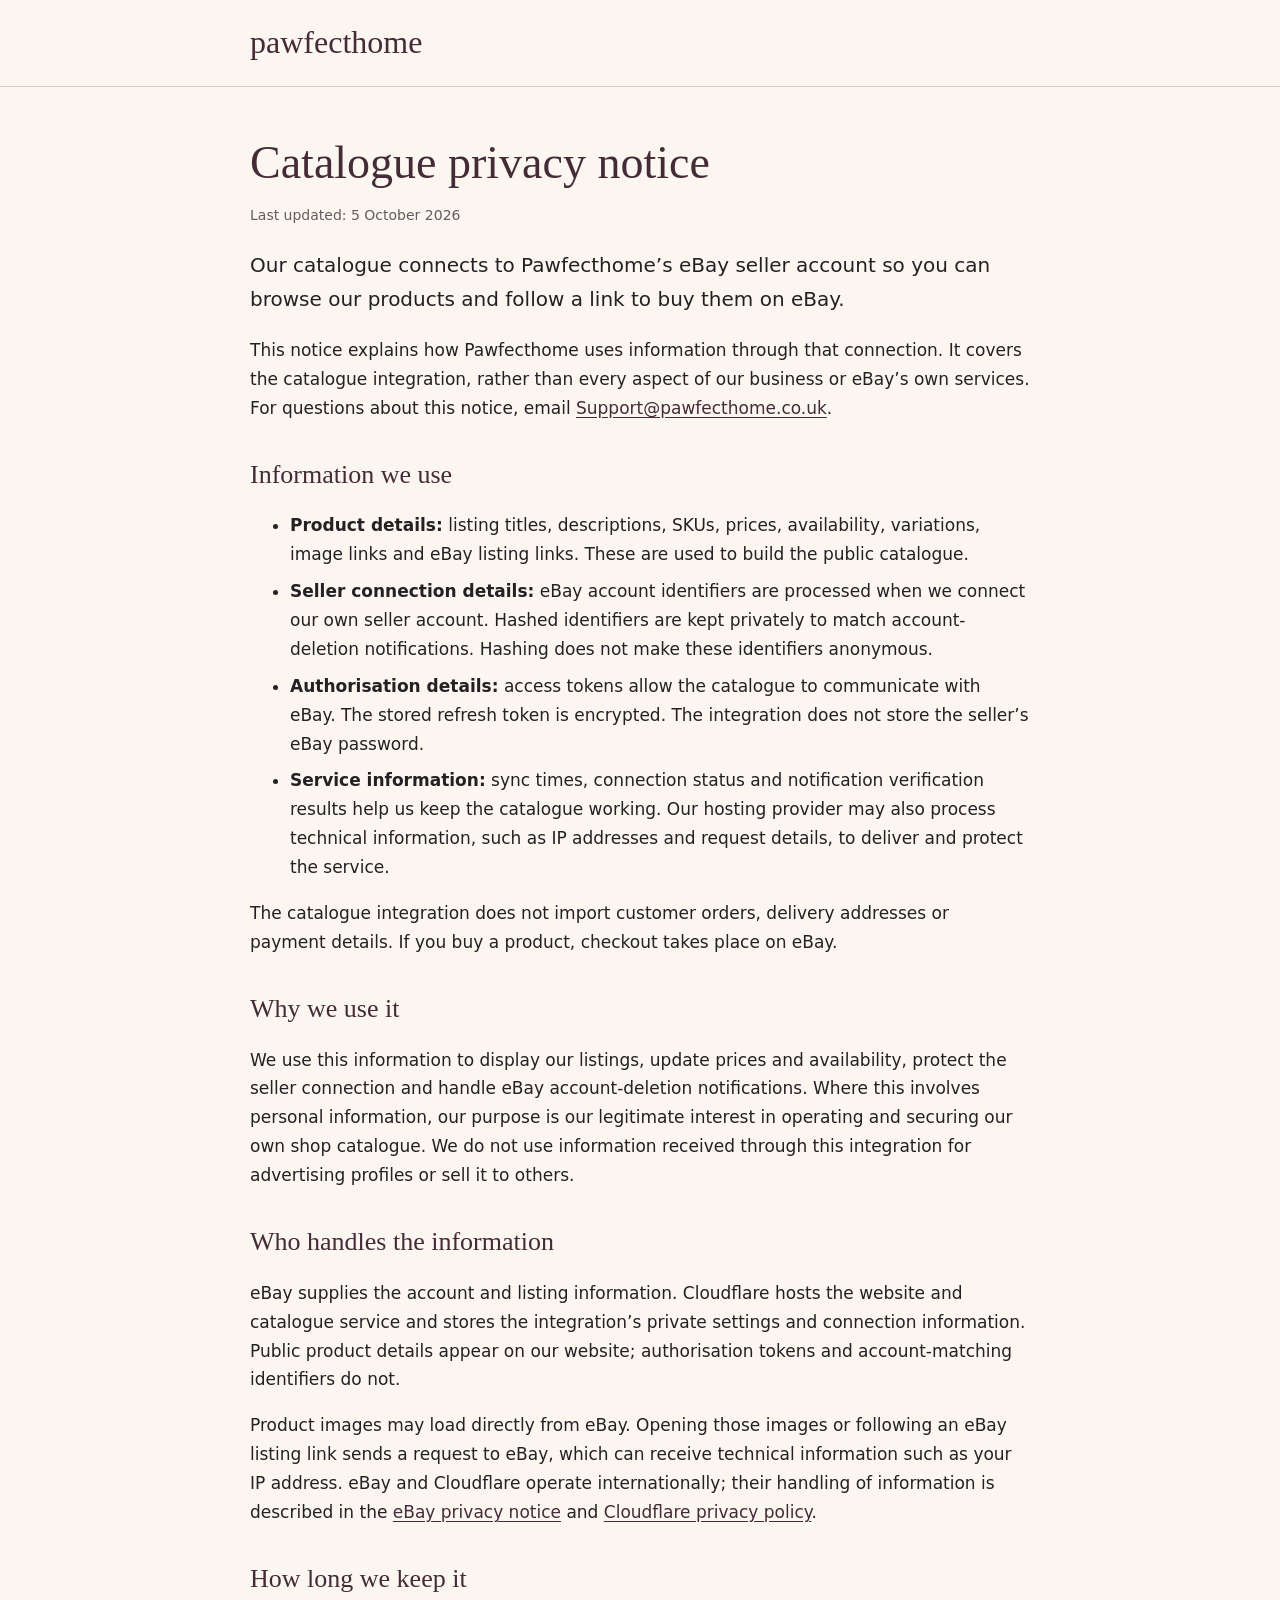
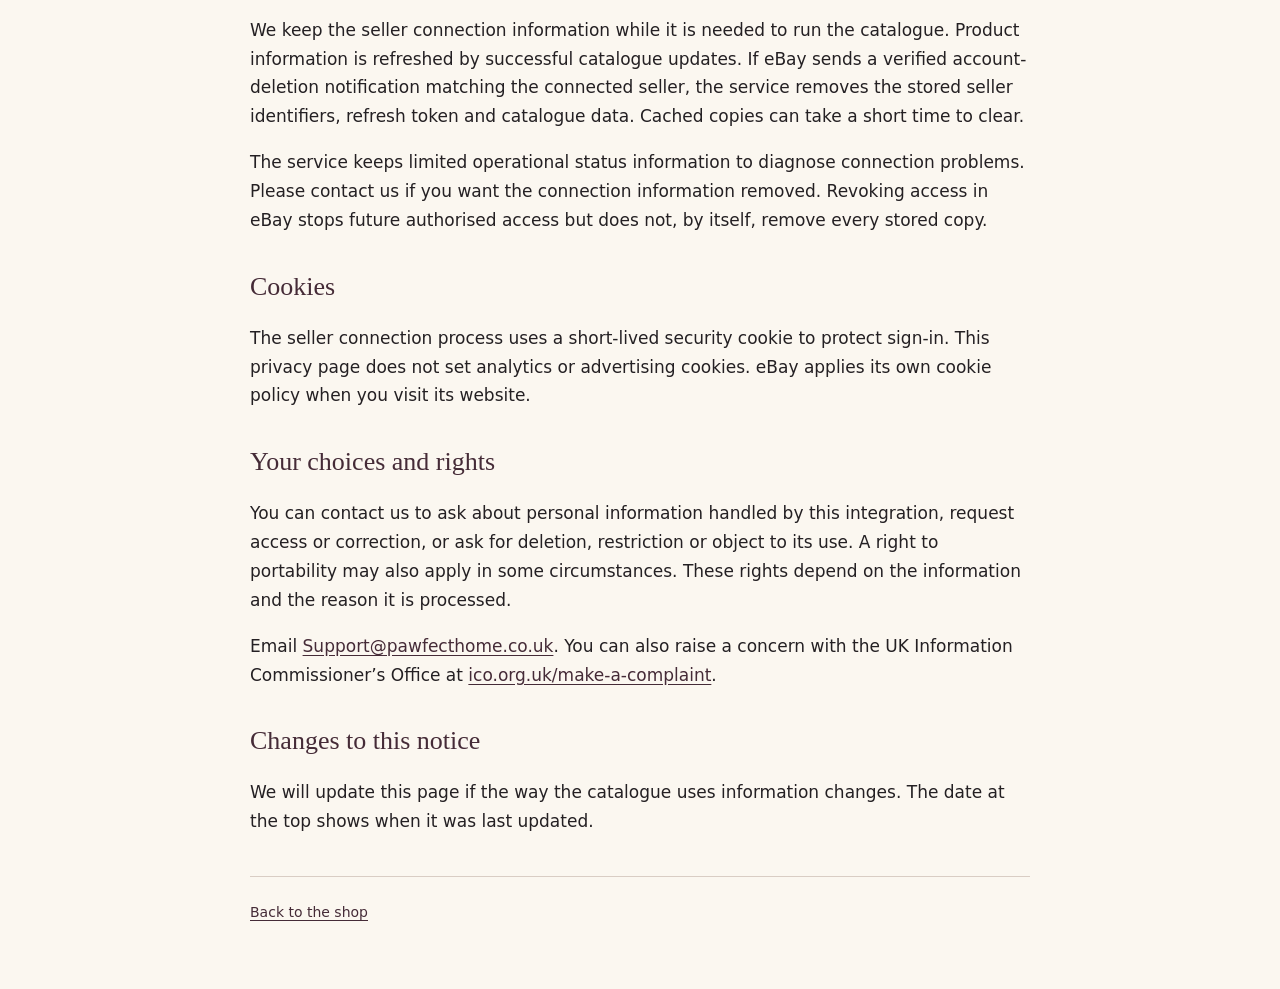
<file: ebay-privacy.html>
<!doctype html>
<html lang="en-GB">
<head>
<meta charset="utf-8"><meta name="viewport" content="width=device-width,initial-scale=1">
<title>Catalogue privacy notice | Pawfecthome</title>
<meta name="description" content="How Pawfecthome uses eBay information to run its product catalogue.">
<style>
:root{color-scheme:light}*{box-sizing:border-box}body{margin:0;background:#fbf7f0;color:#242023;font:17px/1.7 system-ui,-apple-system,sans-serif}header{border-bottom:1px solid #d9cdc4;padding:24px max(24px,calc((100% - 780px)/2))}header a{font:32px Georgia,serif;text-decoration:none;color:#452b37}main{max-width:828px;margin:auto;padding:48px 24px 64px}h1,h2{color:#452b37;font-family:Georgia,serif;font-weight:400;line-height:1.2}h1{font-size:clamp(32px,6vw,46px);margin:0 0 12px}h2{font-size:26px;margin-top:36px}a{color:#452b37;text-underline-offset:3px}a:focus-visible{outline:3px solid #b57774;outline-offset:5px}.date{font-size:14px;color:#645b60}.intro{font-size:20px}li{margin-bottom:8px}footer{border-top:1px solid #d9cdc4;padding-top:24px;margin-top:40px;font-size:14px}
</style>
</head>
<body>
<header><a href="/" aria-label="Pawfecthome home">pawfecthome</a></header>
<main>
<h1>Catalogue privacy notice</h1>
<p class="date">Last updated: 5 October 2026</p>
<p class="intro">Our catalogue connects to Pawfecthome’s eBay seller account so you can browse our products and follow a link to buy them on eBay.</p>
<p>This notice explains how Pawfecthome uses information through that connection. It covers the catalogue integration, rather than every aspect of our business or eBay’s own services. For questions about this notice, email <a href="mailto:Support@pawfecthome.co.uk">Support@pawfecthome.co.uk</a>.</p>
<h2>Information we use</h2>
<ul>
<li><strong>Product details:</strong> listing titles, descriptions, SKUs, prices, availability, variations, image links and eBay listing links. These are used to build the public catalogue.</li>
<li><strong>Seller connection details:</strong> eBay account identifiers are processed when we connect our own seller account. Hashed identifiers are kept privately to match account-deletion notifications. Hashing does not make these identifiers anonymous.</li>
<li><strong>Authorisation details:</strong> access tokens allow the catalogue to communicate with eBay. The stored refresh token is encrypted. The integration does not store the seller’s eBay password.</li>
<li><strong>Service information:</strong> sync times, connection status and notification verification results help us keep the catalogue working. Our hosting provider may also process technical information, such as IP addresses and request details, to deliver and protect the service.</li>
</ul>
<p>The catalogue integration does not import customer orders, delivery addresses or payment details. If you buy a product, checkout takes place on eBay.</p>
<h2>Why we use it</h2>
<p>We use this information to display our listings, update prices and availability, protect the seller connection and handle eBay account-deletion notifications. Where this involves personal information, our purpose is our legitimate interest in operating and securing our own shop catalogue. We do not use information received through this integration for advertising profiles or sell it to others.</p>
<h2>Who handles the information</h2>
<p>eBay supplies the account and listing information. Cloudflare hosts the website and catalogue service and stores the integration’s private settings and connection information. Public product details appear on our website; authorisation tokens and account-matching identifiers do not.</p>
<p>Product images may load directly from eBay. Opening those images or following an eBay listing link sends a request to eBay, which can receive technical information such as your IP address. eBay and Cloudflare operate internationally; their handling of information is described in the <a href="https://www.ebay.co.uk/help/policies/member-behaviour-policies/user-privacy-notice-privacy-policy?id=4260">eBay privacy notice</a> and <a href="https://www.cloudflare.com/privacypolicy/">Cloudflare privacy policy</a>.</p>
<h2>How long we keep it</h2>
<p>We keep the seller connection information while it is needed to run the catalogue. Product information is refreshed by successful catalogue updates. If eBay sends a verified account-deletion notification matching the connected seller, the service removes the stored seller identifiers, refresh token and catalogue data. Cached copies can take a short time to clear.</p>
<p>The service keeps limited operational status information to diagnose connection problems. Please contact us if you want the connection information removed. Revoking access in eBay stops future authorised access but does not, by itself, remove every stored copy.</p>
<h2>Cookies</h2>
<p>The seller connection process uses a short-lived security cookie to protect sign-in. This privacy page does not set analytics or advertising cookies. eBay applies its own cookie policy when you visit its website.</p>
<h2>Your choices and rights</h2>
<p>You can contact us to ask about personal information handled by this integration, request access or correction, or ask for deletion, restriction or object to its use. A right to portability may also apply in some circumstances. These rights depend on the information and the reason it is processed.</p>
<p>Email <a href="mailto:Support@pawfecthome.co.uk">Support@pawfecthome.co.uk</a>. You can also raise a concern with the UK Information Commissioner’s Office at <a href="https://ico.org.uk/make-a-complaint/">ico.org.uk/make-a-complaint</a>.</p>
<h2>Changes to this notice</h2>
<p>We will update this page if the way the catalogue uses information changes. The date at the top shows when it was last updated.</p>
<footer><a href="/">Back to the shop</a></footer>
</main>
</body>
</html>
</file>
